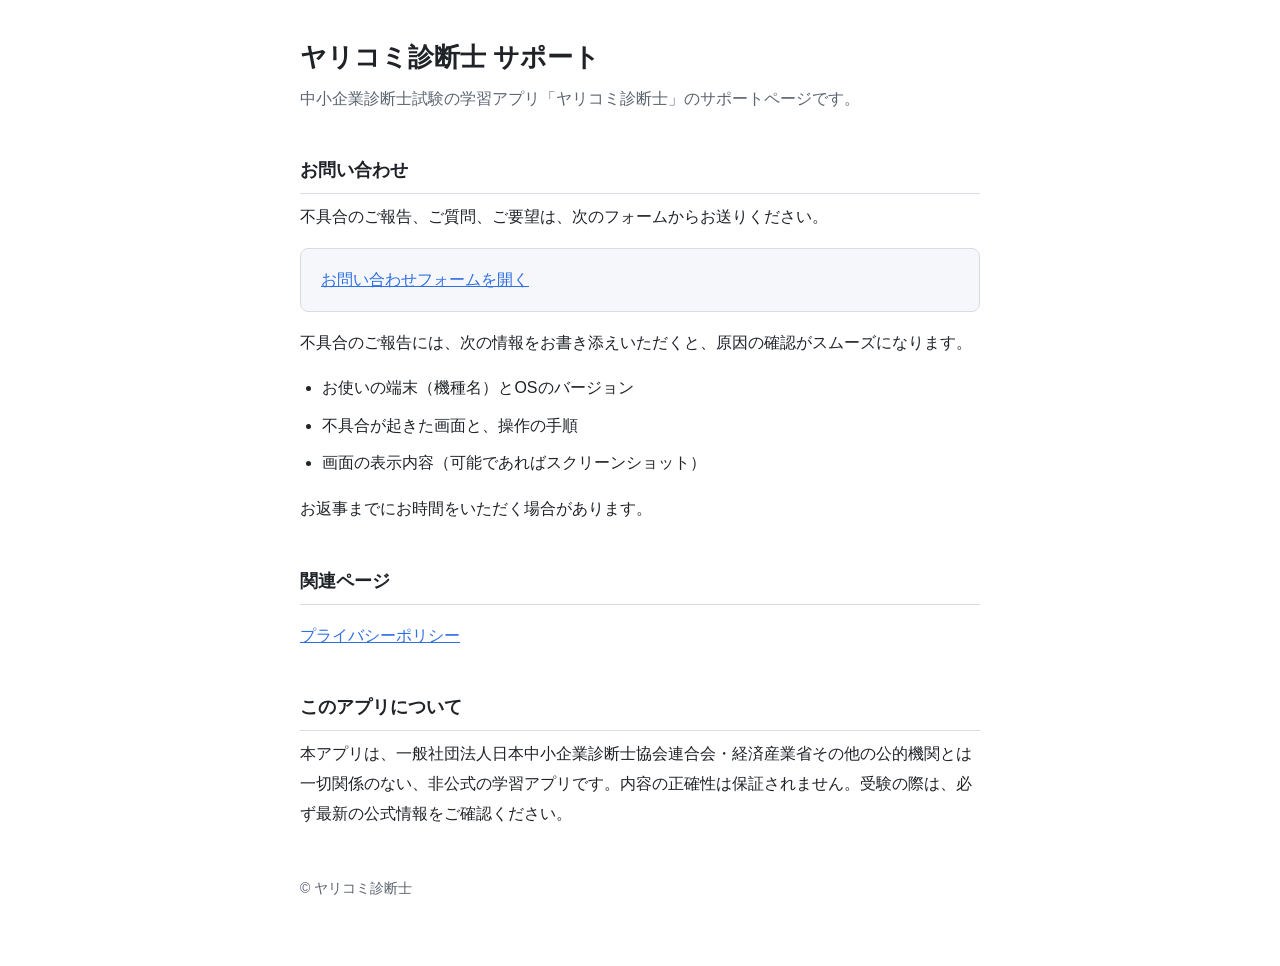
<file: index.html>
<!DOCTYPE html>
<html lang="ja">
<head>
<meta charset="utf-8">
<meta name="viewport" content="width=device-width, initial-scale=1">
<title>ヤリコミ診断士 サポート</title>
<meta name="description" content="中小企業診断士試験の学習アプリ「ヤリコミ診断士」のサポートページです。">
<link rel="stylesheet" href="style.css">
</head>
<body>
<main>
<h1>ヤリコミ診断士 サポート</h1>
<p class="sub">中小企業診断士試験の学習アプリ「ヤリコミ診断士」のサポートページです。</p>

<h2>お問い合わせ</h2>
<p>不具合のご報告、ご質問、ご要望は、次のフォームからお送りください。</p>
<p class="card"><a href="https://forms.gle/Bx6BBHDxSZoqbQa67" rel="noopener">お問い合わせフォームを開く</a></p>
<p>不具合のご報告には、次の情報をお書き添えいただくと、原因の確認がスムーズになります。</p>
<ul>
<li>お使いの端末（機種名）とOSのバージョン</li>
<li>不具合が起きた画面と、操作の手順</li>
<li>画面の表示内容（可能であればスクリーンショット）</li>
</ul>
<p>お返事までにお時間をいただく場合があります。</p>

<h2>関連ページ</h2>
<ul class="links">
<li><a href="privacy.html">プライバシーポリシー</a></li>
</ul>

<h2>このアプリについて</h2>
<p>本アプリは、一般社団法人日本中小企業診断士協会連合会・経済産業省その他の公的機関とは一切関係のない、非公式の学習アプリです。内容の正確性は保証されません。受験の際は、必ず最新の公式情報をご確認ください。</p>

<footer>© ヤリコミ診断士</footer>
</main>
</body>
</html>
</file>
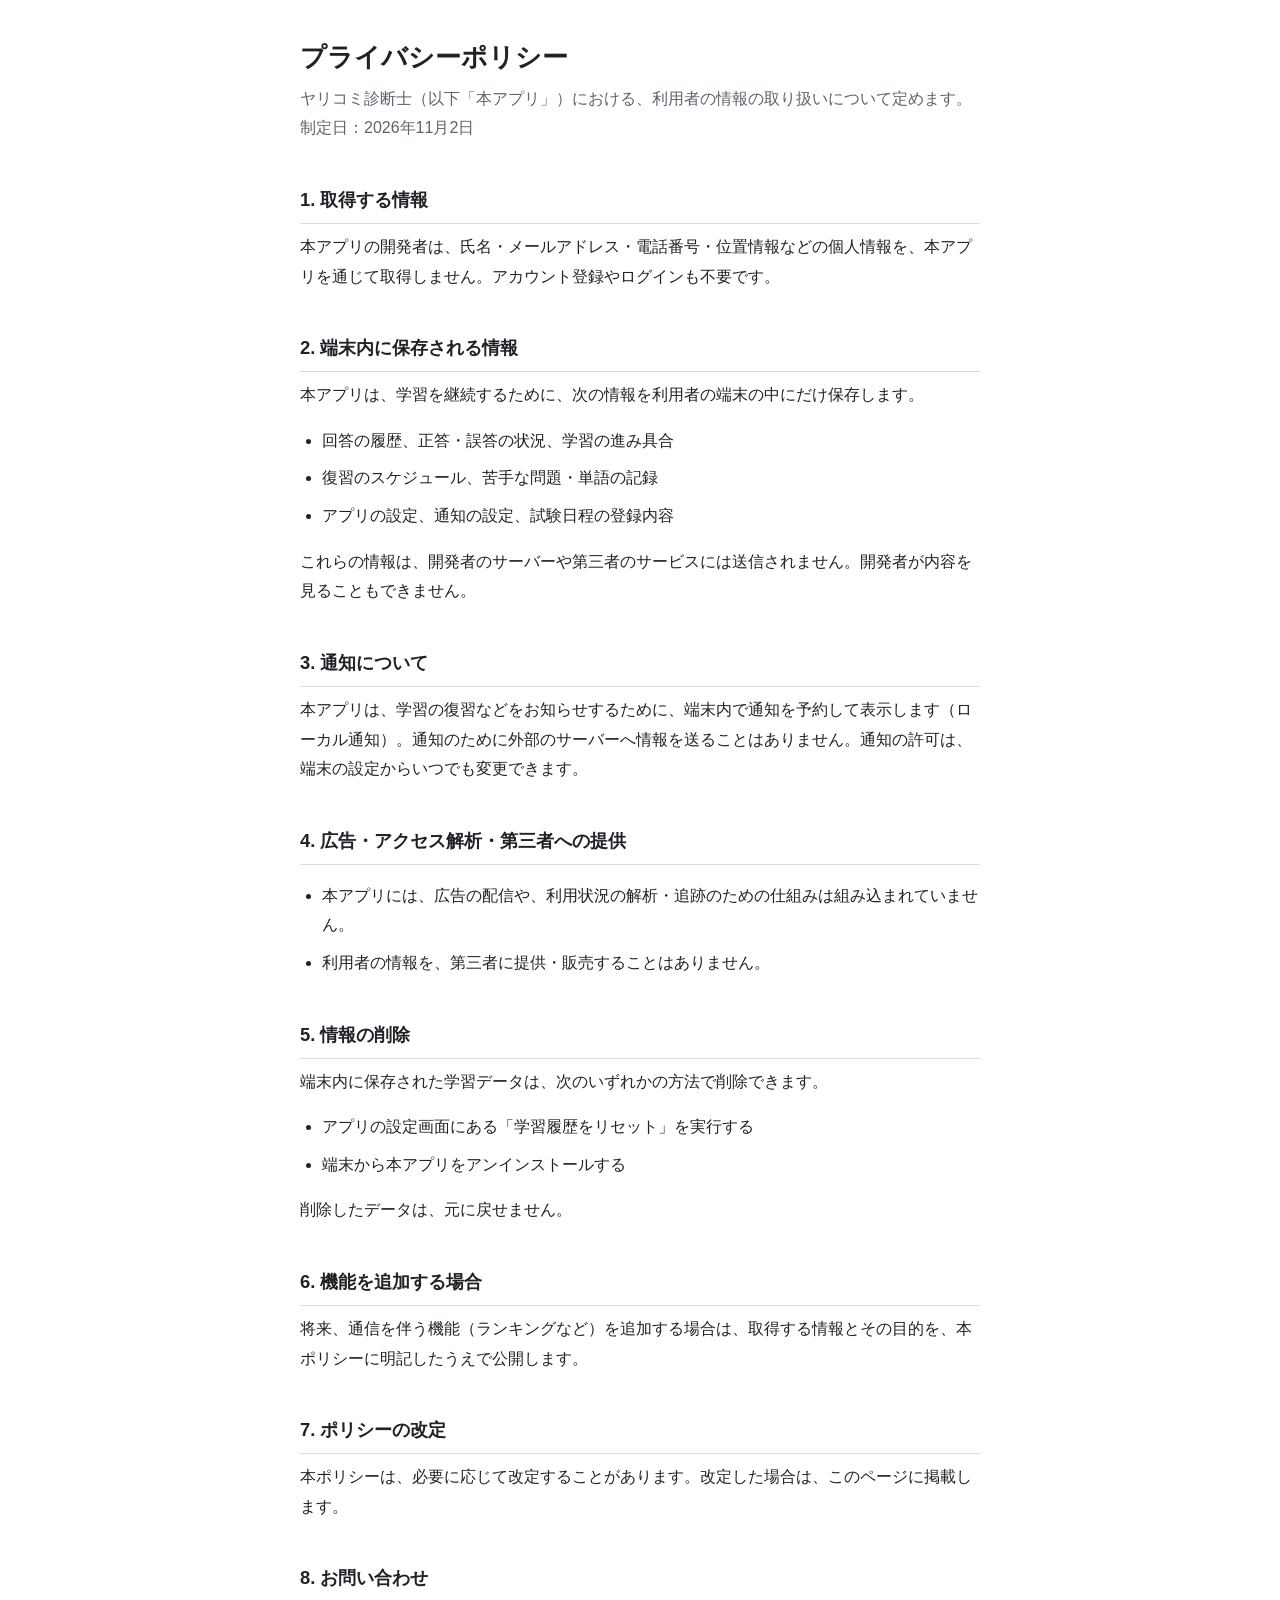
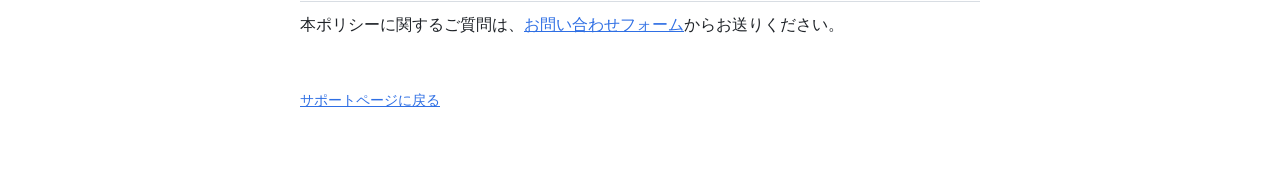
<file: privacy.html>
<!DOCTYPE html>
<html lang="ja">
<head>
<meta charset="utf-8">
<meta name="viewport" content="width=device-width, initial-scale=1">
<title>プライバシーポリシー | ヤリコミ診断士</title>
<meta name="description" content="学習アプリ「ヤリコミ診断士」のプライバシーポリシーです。">
<link rel="stylesheet" href="style.css">
</head>
<body>
<main>
<h1>プライバシーポリシー</h1>
<p class="sub">ヤリコミ診断士（以下「本アプリ」）における、利用者の情報の取り扱いについて定めます。<br>制定日：2026年11月2日</p>

<h2>1. 取得する情報</h2>
<p>本アプリの開発者は、氏名・メールアドレス・電話番号・位置情報などの個人情報を、本アプリを通じて取得しません。アカウント登録やログインも不要です。</p>

<h2>2. 端末内に保存される情報</h2>
<p>本アプリは、学習を継続するために、次の情報を利用者の端末の中にだけ保存します。</p>
<ul>
<li>回答の履歴、正答・誤答の状況、学習の進み具合</li>
<li>復習のスケジュール、苦手な問題・単語の記録</li>
<li>アプリの設定、通知の設定、試験日程の登録内容</li>
</ul>
<p>これらの情報は、開発者のサーバーや第三者のサービスには送信されません。開発者が内容を見ることもできません。</p>

<h2>3. 通知について</h2>
<p>本アプリは、学習の復習などをお知らせするために、端末内で通知を予約して表示します（ローカル通知）。通知のために外部のサーバーへ情報を送ることはありません。通知の許可は、端末の設定からいつでも変更できます。</p>

<h2>4. 広告・アクセス解析・第三者への提供</h2>
<ul>
<li>本アプリには、広告の配信や、利用状況の解析・追跡のための仕組みは組み込まれていません。</li>
<li>利用者の情報を、第三者に提供・販売することはありません。</li>
</ul>

<h2>5. 情報の削除</h2>
<p>端末内に保存された学習データは、次のいずれかの方法で削除できます。</p>
<ul>
<li>アプリの設定画面にある「学習履歴をリセット」を実行する</li>
<li>端末から本アプリをアンインストールする</li>
</ul>
<p>削除したデータは、元に戻せません。</p>

<h2>6. 機能を追加する場合</h2>
<p>将来、通信を伴う機能（ランキングなど）を追加する場合は、取得する情報とその目的を、本ポリシーに明記したうえで公開します。</p>

<h2>7. ポリシーの改定</h2>
<p>本ポリシーは、必要に応じて改定することがあります。改定した場合は、このページに掲載します。</p>

<h2>8. お問い合わせ</h2>
<p>本ポリシーに関するご質問は、<a href="https://forms.gle/Bx6BBHDxSZoqbQa67" rel="noopener">お問い合わせフォーム</a>からお送りください。</p>

<footer><a href="index.html">サポートページに戻る</a></footer>
</main>
</body>
</html>
</file>
<file: style.css>
:root{--bg:#ffffff;--fg:#1f2328;--muted:#5b6470;--line:#d8dde3;--accent:#2f6fe4;--card:#f5f7fa}
@media (prefers-color-scheme:dark){:root{--bg:#1c1d1f;--fg:#e8eaed;--muted:#a3abb5;--line:#3a3d42;--accent:#7fb0ff;--card:#25272a}}
*{box-sizing:border-box}
html{-webkit-text-size-adjust:100%}
body{margin:0;background:var(--bg);color:var(--fg);font-family:"Hiragino Kaku Gothic ProN","Hiragino Sans","Noto Sans JP","Yu Gothic UI","Yu Gothic",Meiryo,sans-serif;line-height:1.85;font-size:16px}
main{max-width:720px;margin:0 auto;padding:40px 20px 64px}
h1{font-size:1.6rem;line-height:1.4;margin:0 0 8px}
h2{font-size:1.15rem;margin:40px 0 8px;padding-bottom:6px;border-bottom:1px solid var(--line)}
p,li{margin:8px 0}
ul{padding-left:1.4em}
a{color:var(--accent)}
a:focus-visible{outline:2px solid var(--accent);outline-offset:2px}
.sub{color:var(--muted);margin:0 0 24px}
.card{background:var(--card);border:1px solid var(--line);border-radius:8px;padding:16px 20px;margin:16px 0}
.links{list-style:none;padding:0}
.links li{margin:10px 0}
footer{margin-top:48px;color:var(--muted);font-size:.875rem}
</file>
